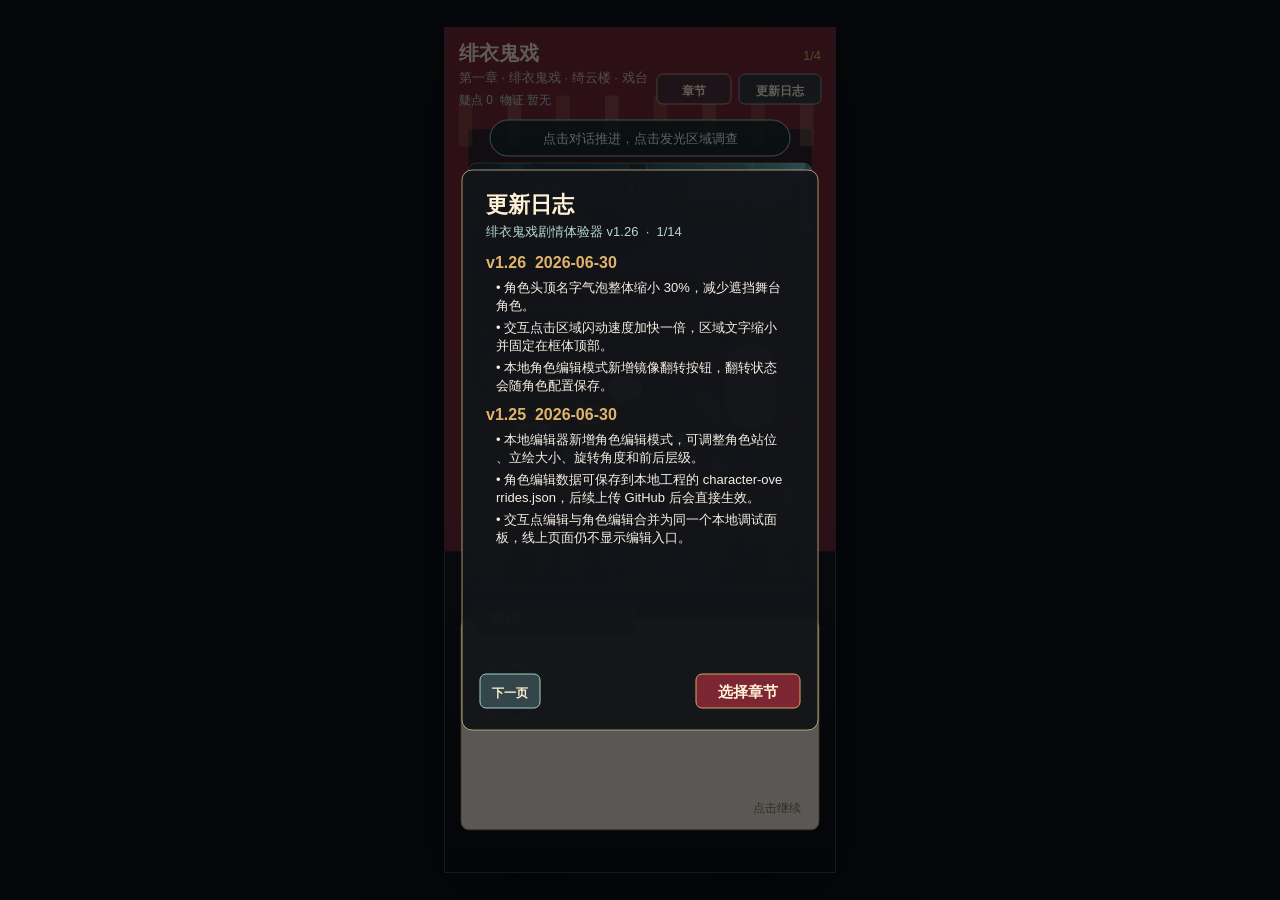
<file: index.html>
<!doctype html>
<html lang="zh-CN">
<head>
  <meta charset="UTF-8" />
  <meta
    name="viewport"
    content="width=device-width,initial-scale=1,maximum-scale=1,user-scalable=no,viewport-fit=cover"
  />
  <meta name="format-detection" content="telephone=no" />
  <title>绯衣鬼戏剧情体验器</title>
  <style>
    html,
    body {
      width: 100%;
      height: 100%;
      margin: 0;
      overflow: hidden;
      background: #05070a;
      touch-action: none;
      overscroll-behavior: none;
      font-family: Arial, "Microsoft YaHei", sans-serif;
      user-select: none;
    }

    body {
      display: flex;
      align-items: center;
      justify-content: center;
    }

    #app {
      width: auto;
      height: min(100vh, 844px);
      aspect-ratio: 390 / 844;
      max-width: 100vw;
      overflow: hidden;
      background: #08090c;
      box-shadow: 0 0 0 1px rgba(255,255,255,0.08), 0 24px 80px rgba(0,0,0,0.45);
    }

    canvas {
      display: block;
      width: 100%;
      height: 100%;
      touch-action: none;
    }

    @media (max-width: 480px) {
      #app {
        width: 100vw;
        height: 100vh;
        aspect-ratio: auto;
        box-shadow: none;
      }
    }

  </style>
</head>
<body>
  <div id="app">
    <canvas id="game"></canvas>
  </div>
  <script type="module" src="./web-game.js"></script>
</body>
</html>
</file>
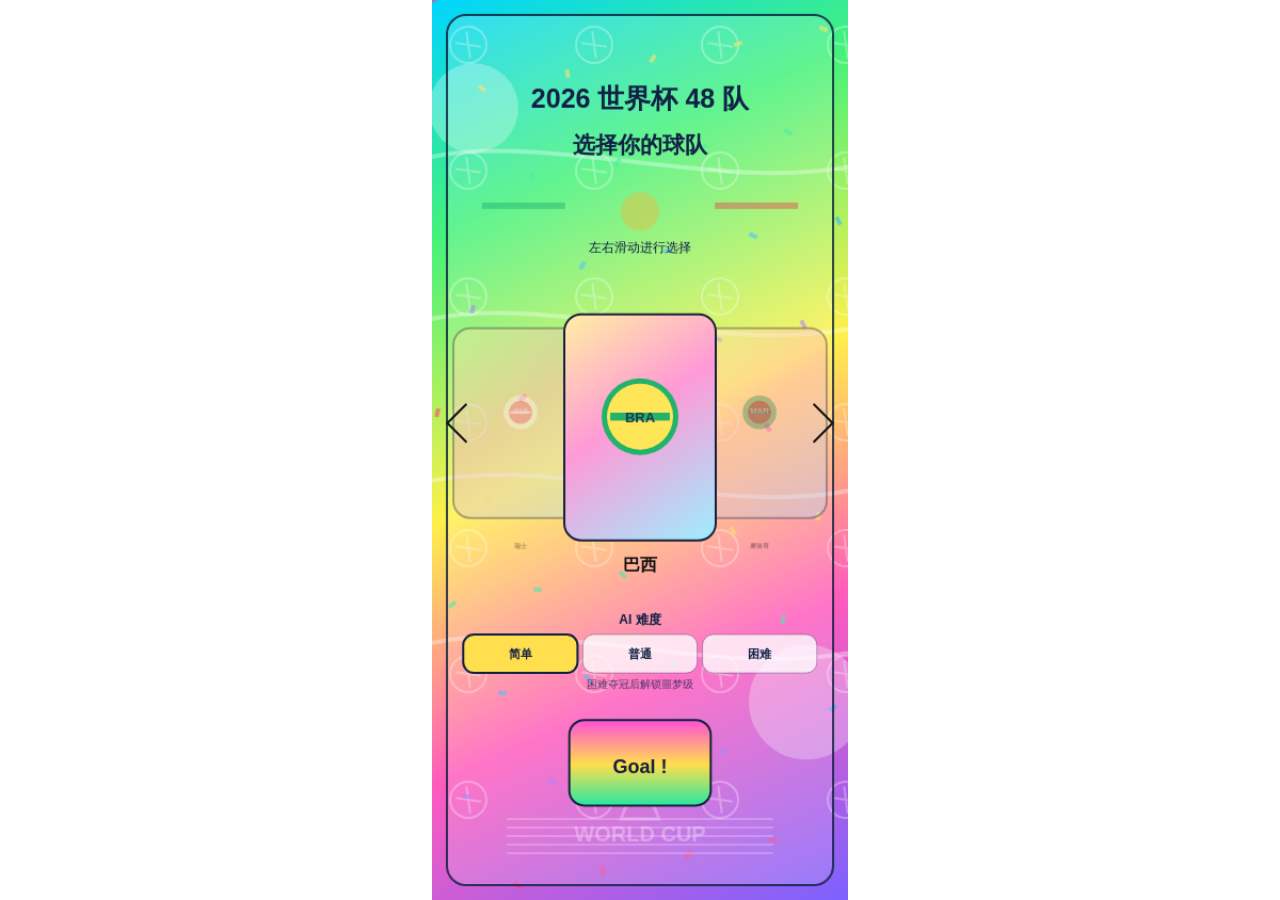
<file: world-cup-strike/index.html>
<!doctype html>
<html lang="zh-CN">
<head>
  <meta charset="utf-8">
  <meta name="viewport" content="width=device-width, initial-scale=1">
  <title>世界杯弹射</title>
  <meta http-equiv="refresh" content="0; url=./web/index.html">
</head>
<body>
  <a href="./web/index.html">打开世界杯弹射</a>
</body>
</html>
</file>
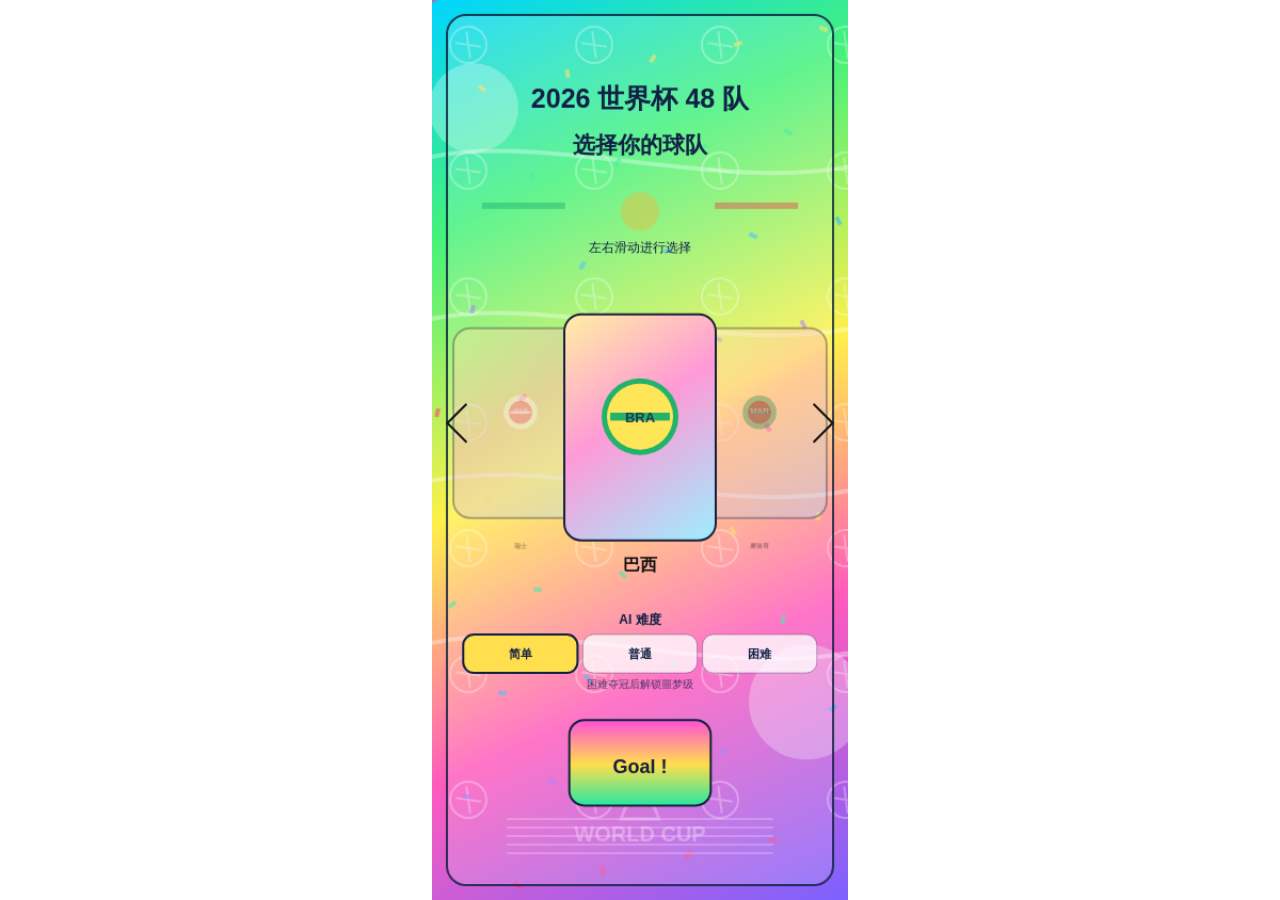
<file: world-cup-strike/web/index.html>
<!doctype html>
<html lang="zh-CN">
<head>
  <meta charset="utf-8">
  <meta name="viewport" content="width=device-width, initial-scale=1, viewport-fit=cover">
  <title>世界杯弹射</title>
  <link rel="stylesheet" href="./style.css">
</head>
<body>
  <main class="stage" aria-label="世界杯弹射网页版">
    <canvas id="gameCanvas" width="390" height="844"></canvas>
  </main>
  <script src="../js/main.js?v=20260626-difficulty"></script>
</body>
</html>
</file>
<file: world-cup-strike/web/style.css>
html,
body {
  width: 100%;
  min-height: 100%;
  margin: 0;
  background: #ffffff;
  overflow: hidden;
  touch-action: none;
  -webkit-user-select: none;
  user-select: none;
}

body {
  display: grid;
  place-items: center;
  font-family: Arial, "PingFang SC", "Microsoft YaHei", sans-serif;
}

.stage {
  width: min(100vw, calc(100vh * 390 / 844));
  height: min(100vh, calc(100vw * 844 / 390));
  background: #ffffff;
}

#gameCanvas {
  display: block;
  width: 100%;
  height: 100%;
  background: #24a8ef;
  touch-action: none;
}
</file>
